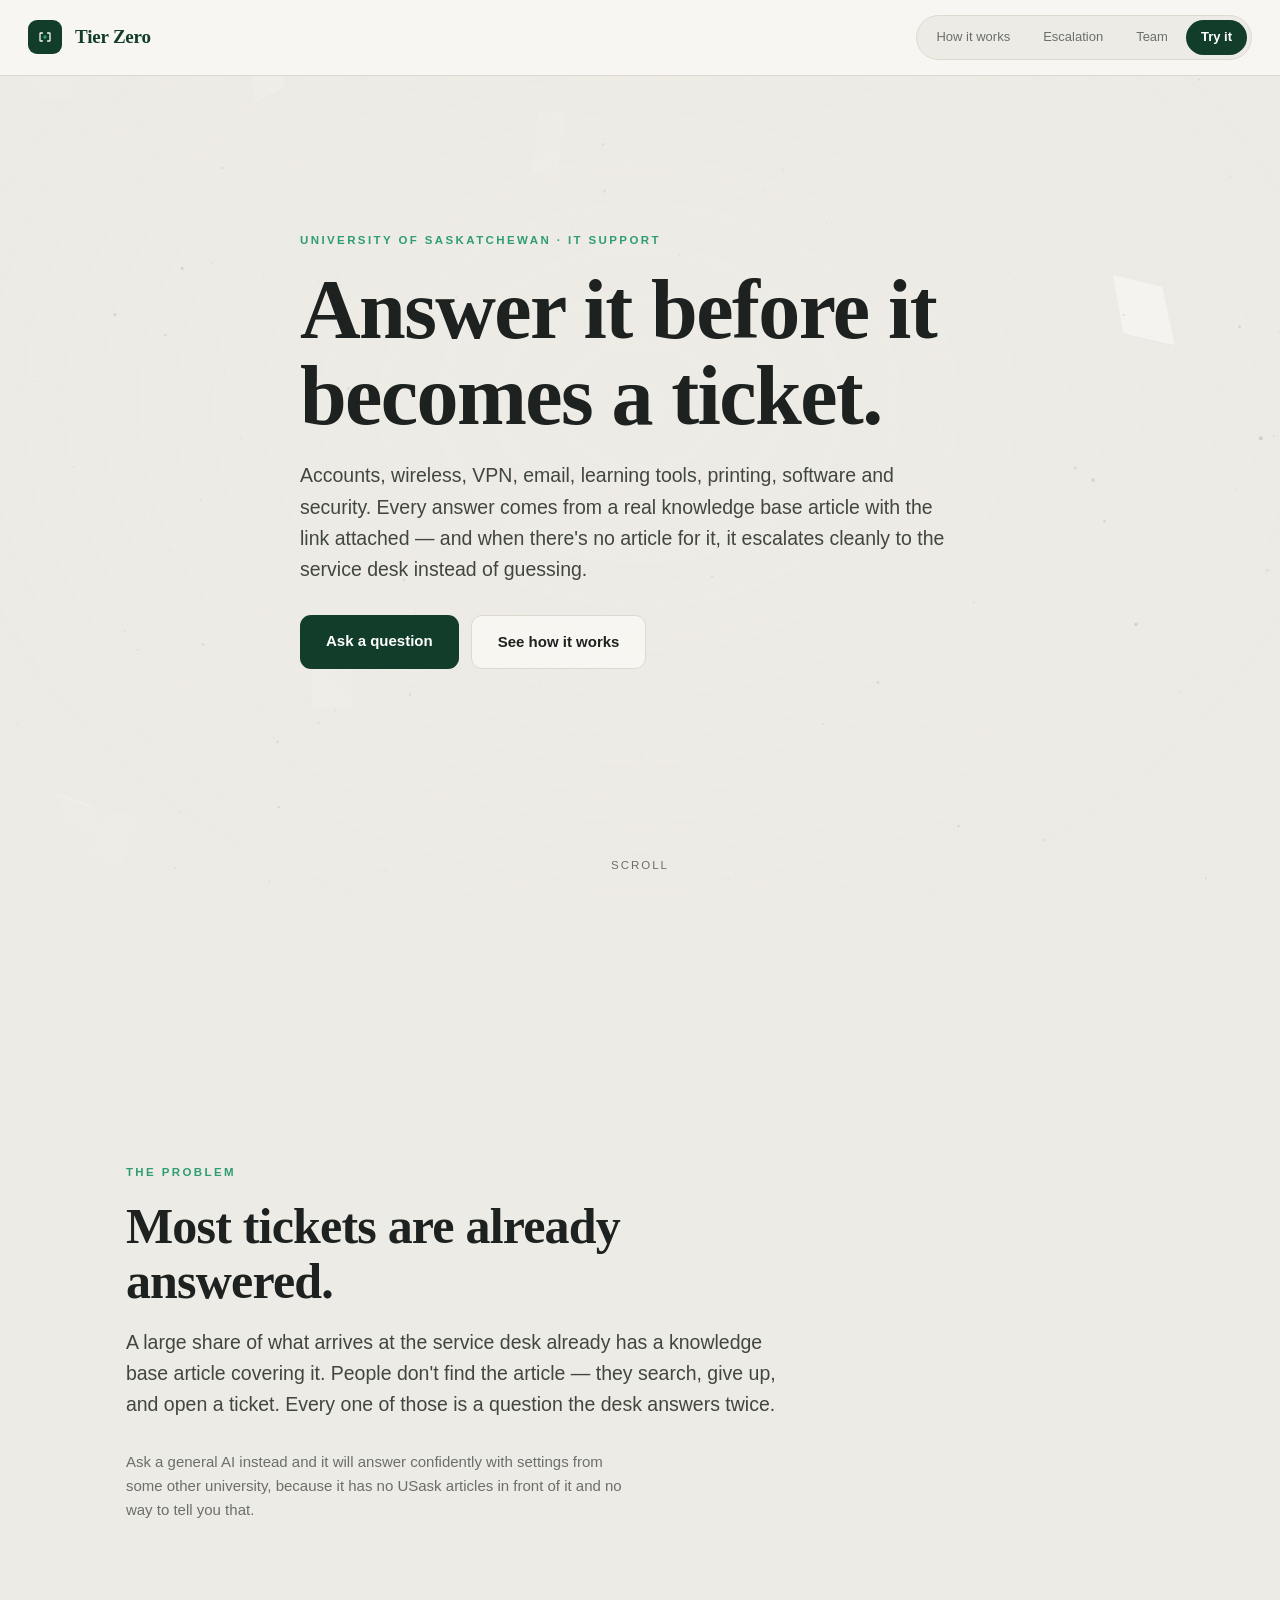
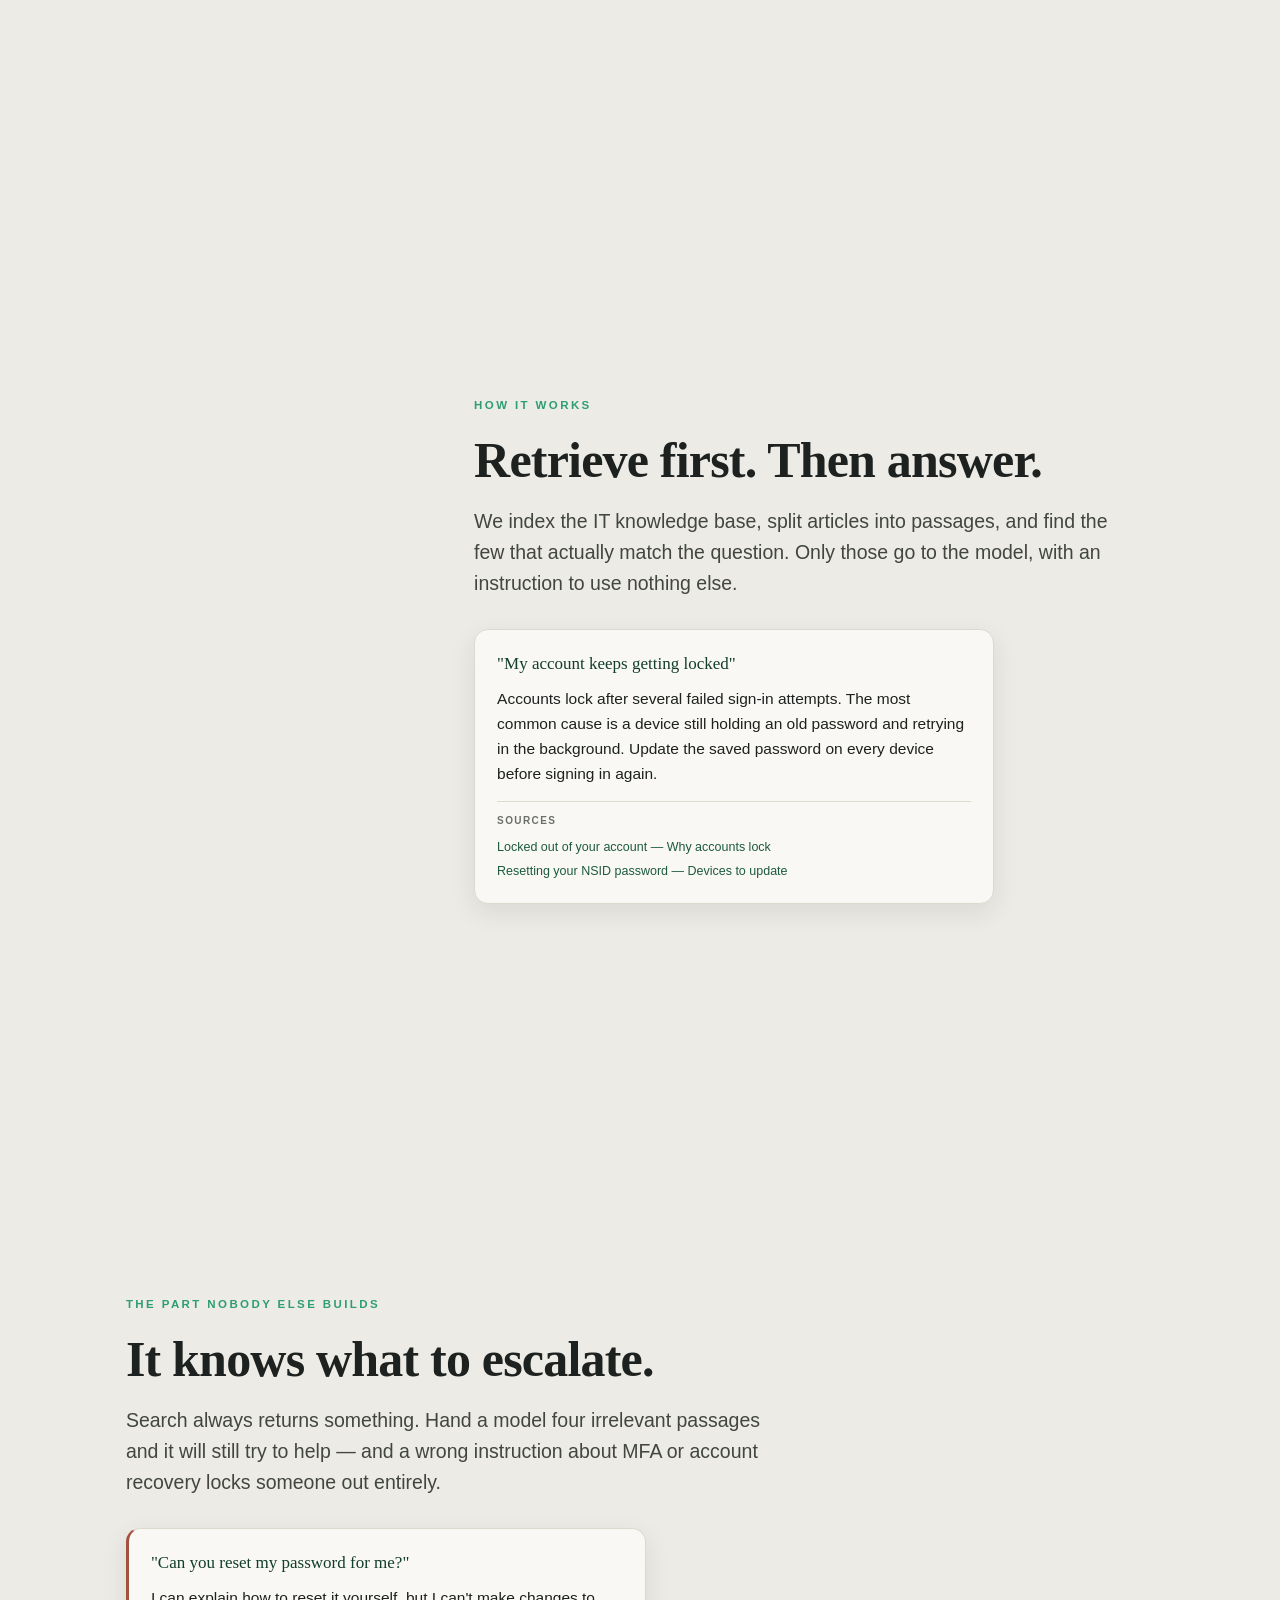
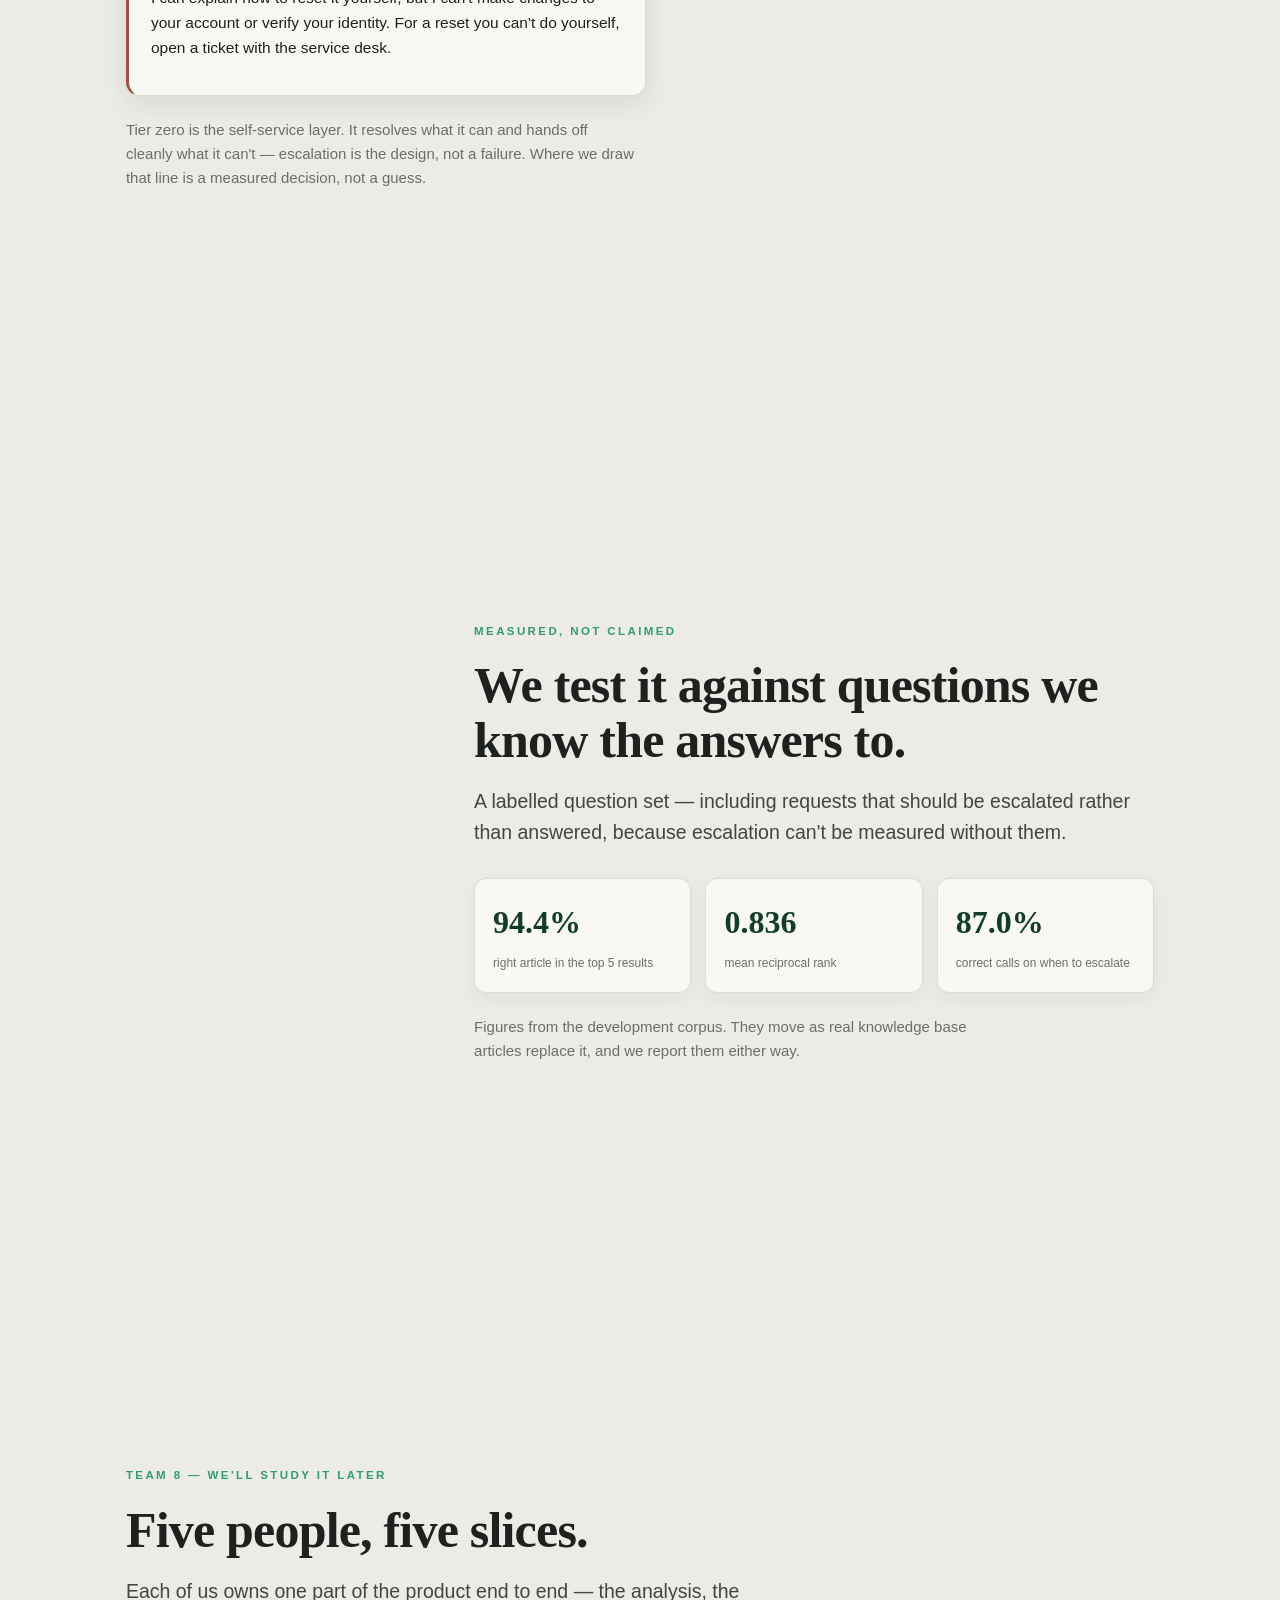
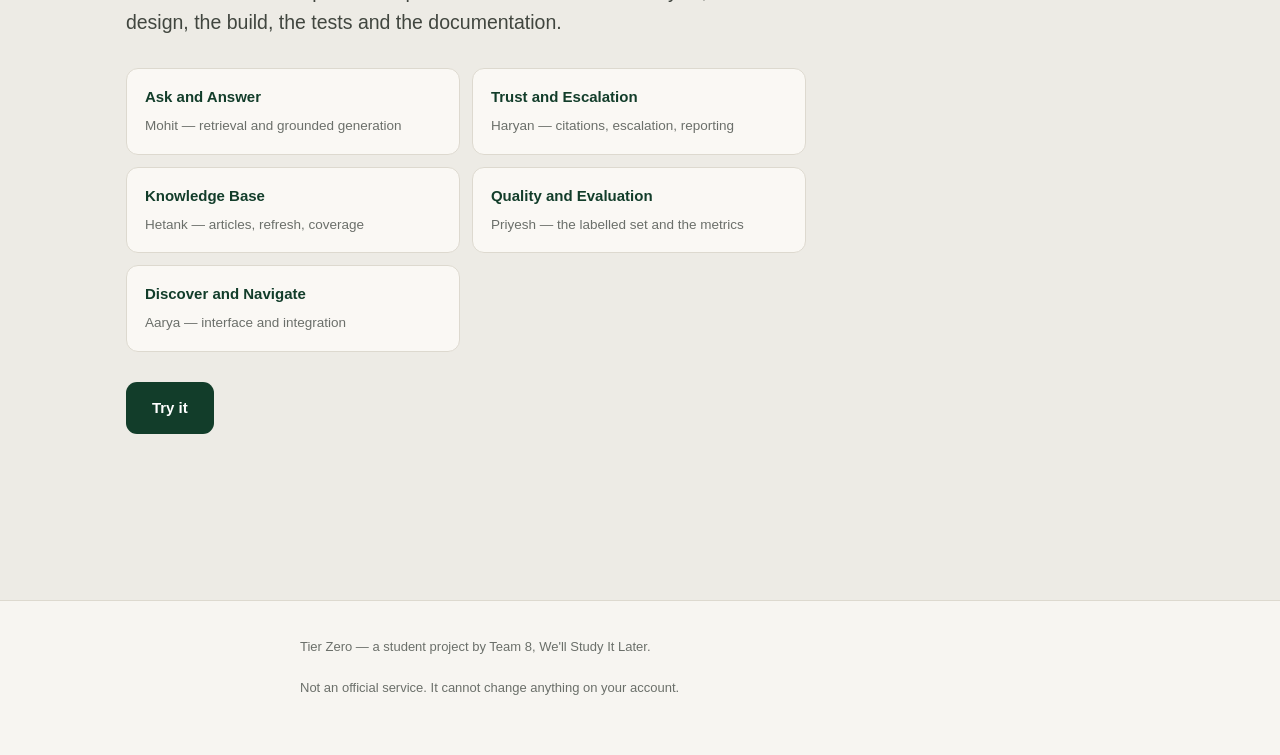
<file: site/index.html>
<!DOCTYPE html>
<html lang="en">
<head>
<meta charset="utf-8">
<meta name="viewport" content="width=device-width, initial-scale=1">
<title>Tier Zero — answer it before it becomes a ticket</title>
<meta name="description" content="A tier-zero IT support assistant for USask. Answers drawn only from the IT knowledge base, every article cited, and a clean escalation to the service desk when there is no article.">
<style>
:root{
  --green:#123d2a; --green-soft:#1c5a3e; --mint:#2f9e6f;
  --paper:#faf8f4; --canvas:#edebe5; --line:#ddd9cf;
  --ink:#1d211f; --muted:#6b6f6a; --rust:#a4503f;
}
*{box-sizing:border-box}
html{scroll-behavior:smooth}
body{
  margin:0; background:var(--canvas); color:var(--ink);
  font-family:-apple-system,BlinkMacSystemFont,"Segoe UI",Roboto,sans-serif;
  line-height:1.6; overflow-x:hidden;
}
/* the scene sits behind everything and never scrolls */
#scene{position:fixed; inset:0; z-index:0}
/* Lifts the copy off the scene without dimming the whole page. */
#veil{position:fixed; inset:0; z-index:1; pointer-events:none;
  background:radial-gradient(ellipse at 50% 45%, rgba(237,235,229,.84) 0%,
             rgba(237,235,229,.5) 45%, rgba(237,235,229,.12) 78%)}
main{position:relative; z-index:2}

.bar{position:fixed; top:0; left:0; right:0; z-index:5; display:flex; align-items:center;
  gap:13px; padding:15px 28px; backdrop-filter:blur(10px);
  background:rgba(250,248,244,.88); border-bottom:1px solid var(--line)}
.logo{width:34px;height:34px;border-radius:9px;background:var(--green);
  display:grid;place-items:center;flex:none}
.logo svg{width:20px;height:20px}
.bar b{font-family:Georgia,serif;font-size:19px;letter-spacing:-.2px;white-space:nowrap;color:var(--green)}
.bar nav{margin-left:auto;display:flex;gap:3px;background:var(--canvas);
  border:1px solid var(--line);border-radius:999px;padding:4px}
.bar nav a{color:var(--muted);text-decoration:none;font-size:13px;padding:7px 15px;
  border-radius:999px;transition:color .2s,background .2s}
.bar nav a:hover{color:var(--green)}
.bar nav a.cta{background:var(--green);color:#fff;font-weight:600}

section{min-height:100svh; display:flex; align-items:center; padding:120px 28px}
.col{max-width:680px; margin:0 auto; width:100%}
.col.right{margin-right:8%; margin-left:auto}
.col.left{margin-left:8%; margin-right:auto}

.kick{font-size:11.5px;letter-spacing:2.4px;color:var(--mint);font-weight:700;
  text-transform:uppercase;margin-bottom:18px}
h1{font-family:Georgia,serif;font-size:clamp(42px,7.5vw,84px);line-height:1.02;
  letter-spacing:-1.6px;margin:0 0 22px;font-weight:700;color:var(--ink)}
h2{font-family:Georgia,serif;font-size:clamp(30px,4.6vw,50px);line-height:1.1;
  letter-spacing:-.8px;margin:0 0 18px;font-weight:700;color:var(--ink)}
p.lead{font-size:clamp(16px,1.9vw,19.5px);color:#41463f;max-width:34em;margin:0 0 30px}
p.note{font-size:15px;color:var(--muted);max-width:34em}

.row{display:flex;gap:12px;flex-wrap:wrap}
.btn{display:inline-block;padding:14px 26px;border-radius:11px;text-decoration:none;
  font-size:15px;font-weight:600;transition:transform .15s,background .2s}
.btn.primary{background:var(--green);color:#fff}
.btn.primary:hover{background:var(--green-soft);transform:translateY(-2px)}
.btn.ghost{border:1px solid var(--line);color:var(--ink);background:rgba(250,248,244,.85)}
.btn.ghost:hover{border-color:var(--green);transform:translateY(-2px)}

/* answer card that assembles on the retrieval section */
.card{background:var(--paper);border:1px solid var(--line);border-radius:14px;
  padding:20px 22px;max-width:520px;box-shadow:0 8px 26px rgba(29,33,31,.09)}
.card .q{font-family:Georgia,serif;font-size:17px;color:var(--green);margin-bottom:10px}
.card .a{font-size:15.5px;color:var(--ink);margin-bottom:14px}
.card .src{border-top:1px solid var(--line);padding-top:11px;font-size:12.5px;color:var(--muted)}
.card .src b{display:block;letter-spacing:1.4px;font-size:10px;margin-bottom:6px}
.card .src span{display:block;color:var(--green-soft);padding:2px 0}
.card.refuse{border-left:3px solid var(--rust)}

.stats{display:grid;grid-template-columns:repeat(3,1fr);gap:14px;margin-top:30px}
.stats div{border:1px solid var(--line);border-radius:12px;padding:18px;
  background:var(--paper);box-shadow:0 6px 18px rgba(29,33,31,.05)}
.stats b{display:block;font-family:Georgia,serif;font-size:32px;color:var(--green)}
.stats span{font-size:12px;color:var(--muted)}

.grid{display:grid;grid-template-columns:1fr;gap:12px;margin-top:26px}
.tile{border:1px solid var(--line);border-radius:12px;padding:16px 18px;
  background:var(--paper)}
.tile strong{display:block;font-size:15px;color:var(--green);margin-bottom:3px}
.tile span{font-size:13.5px;color:var(--muted)}

footer{position:relative;z-index:2;border-top:1px solid var(--line);background:rgba(250,248,244,.75);padding:36px 28px 56px;
  font-size:13px;color:var(--muted)}
footer .col{display:flex;gap:20px;flex-wrap:wrap;align-items:baseline}

.hint{position:fixed;bottom:26px;left:50%;transform:translateX(-50%);z-index:5;
  font-size:11.5px;letter-spacing:2px;color:var(--muted);transition:opacity .4s}
.hint.gone{opacity:0}

@media (min-width:760px){ .grid{grid-template-columns:1fr 1fr} }
@media (max-width:700px){
  section{padding:96px 20px}
  .col.left,.col.right{margin:0 auto}
  .stats{grid-template-columns:1fr}
  .bar{padding:12px 16px;gap:10px}
  .bar b{font-size:16px}
  /* On a phone the in-page links cost more room than they earn; the scroll
     does the same job. Keep only the action. */
  .bar nav a:not(.cta){display:none}
  .bar nav a.cta{padding:9px 16px;font-size:13px}
}

/* Anyone who asks for less motion gets a static scene and no parallax. */
@media (prefers-reduced-motion:reduce){ html{scroll-behavior:auto} }
</style>
</head>
<body>

<canvas id="scene"></canvas>
<div id="veil"></div>

<div class="bar">
  <div class="logo">
    <svg viewBox="0 0 200 200" xmlns="http://www.w3.org/2000/svg" aria-hidden="true">
      <path d="M74 60 H56 A6 6 0 0 0 50 66 V134 A6 6 0 0 0 56 140 H74" fill="none"
            stroke="#faf8f4" stroke-width="13" stroke-linecap="round"/>
      <path d="M126 60 H144 A6 6 0 0 1 150 66 V134 A6 6 0 0 1 144 140 H126" fill="none"
            stroke="#faf8f4" stroke-width="13" stroke-linecap="round"/>
      <circle cx="100" cy="100" r="17" fill="#2f9e6f"/>
    </svg>
  </div>
  <b>Tier Zero</b>
  <nav>
    <a href="#how">How it works</a>
    <a href="#refuse">Escalation</a>
    <a href="#team">Team</a>
    <a href="/" class="cta">Try it</a>
  </nav>
</div>

<main>

<section id="hero">
  <div class="col">
    <div class="kick">University of Saskatchewan · IT support</div>
    <h1>Answer it before it<br>becomes a ticket.</h1>
    <p class="lead">Accounts, wireless, VPN, email, learning tools, printing, software
    and security. Every answer comes from a real knowledge base article with the link
    attached — and when there's no article for it, it escalates cleanly to the service
    desk instead of guessing.</p>
    <div class="row">
      <a class="btn primary" href="/">Ask a question</a>
      <a class="btn ghost" href="#how">See how it works</a>
    </div>
  </div>
</section>

<section id="problem">
  <div class="col left">
    <div class="kick">The problem</div>
    <h2>Most tickets are already answered.</h2>
    <p class="lead">A large share of what arrives at the service desk already has a
    knowledge base article covering it. People don't find the article — they search,
    give up, and open a ticket. Every one of those is a question the desk answers
    twice.</p>
    <p class="note">Ask a general AI instead and it will answer confidently with settings
    from some other university, because it has no USask articles in front of it and no
    way to tell you that.</p>
  </div>
</section>

<section id="how">
  <div class="col right">
    <div class="kick">How it works</div>
    <h2>Retrieve first. Then answer.</h2>
    <p class="lead">We index the IT knowledge base, split articles into passages, and
    find the few that actually match the question. Only those go to the model, with an
    instruction to use nothing else.</p>
    <div class="card">
      <div class="q">"My account keeps getting locked"</div>
      <div class="a">Accounts lock after several failed sign-in attempts. The most common
      cause is a device still holding an old password and retrying in the background.
      Update the saved password on every device before signing in again.</div>
      <div class="src"><b>SOURCES</b>
        <span>Locked out of your account — Why accounts lock</span>
        <span>Resetting your NSID password — Devices to update</span>
      </div>
    </div>
  </div>
</section>

<section id="refuse">
  <div class="col left">
    <div class="kick">The part nobody else builds</div>
    <h2>It knows what to escalate.</h2>
    <p class="lead">Search always returns something. Hand a model four irrelevant
    passages and it will still try to help — and a wrong instruction about MFA or
    account recovery locks someone out entirely.</p>
    <div class="card refuse">
      <div class="q">"Can you reset my password for me?"</div>
      <div class="a">I can explain how to reset it yourself, but I can't make changes to
      your account or verify your identity. For a reset you can't do yourself, open a
      ticket with the service desk.</div>
    </div>
    <p class="note" style="margin-top:22px">Tier zero is the self-service layer. It
    resolves what it can and hands off cleanly what it can't — escalation is the design,
    not a failure. Where we draw that line is a measured decision, not a guess.</p>
  </div>
</section>

<section id="measured">
  <div class="col right">
    <div class="kick">Measured, not claimed</div>
    <h2>We test it against questions we know the answers to.</h2>
    <p class="lead">A labelled question set — including requests that should be escalated
    rather than answered, because escalation can't be measured without them.</p>
    <div class="stats">
      <div><b>94.4%</b><span>right article in the top 5 results</span></div>
      <div><b>0.836</b><span>mean reciprocal rank</span></div>
      <div><b>87.0%</b><span>correct calls on when to escalate</span></div>
    </div>
    <p class="note" style="margin-top:22px">Figures from the development corpus. They
    move as real knowledge base articles replace it, and we report them either way.</p>
  </div>
</section>

<section id="team">
  <div class="col left">
    <div class="kick">Team 8 — We'll Study It Later</div>
    <h2>Five people, five slices.</h2>
    <p class="lead">Each of us owns one part of the product end to end — the analysis,
    the design, the build, the tests and the documentation.</p>
    <div class="grid">
      <div class="tile"><strong>Ask and Answer</strong><span>Mohit — retrieval and grounded generation</span></div>
      <div class="tile"><strong>Trust and Escalation</strong><span>Haryan — citations, escalation, reporting</span></div>
      <div class="tile"><strong>Knowledge Base</strong><span>Hetank — articles, refresh, coverage</span></div>
      <div class="tile"><strong>Quality and Evaluation</strong><span>Priyesh — the labelled set and the metrics</span></div>
      <div class="tile"><strong>Discover and Navigate</strong><span>Aarya — interface and integration</span></div>
    </div>
    <div class="row" style="margin-top:30px">
      <a class="btn primary" href="/">Try it</a>
    </div>
  </div>
</section>

</main>

<footer>
  <div class="col">
    <span>Tier Zero — a student project by Team 8, We'll Study It Later.</span>
    <span>Not an official service. It cannot change anything on your account.</span>
  </div>
</footer>

<div class="hint" id="hint">SCROLL</div>

<script type="module">
// Resolve the vendored copy whether this page is opened directly from
// site/ or served by Flask at /landing.
const VENDOR = location.pathname.includes('/landing')
  ? '/landing/vendor/three.module.min.js' : './vendor/three.module.min.js';
const THREE = await import(VENDOR);

const canvas = document.getElementById('scene');
const reduced = window.matchMedia('(prefers-reduced-motion: reduce)').matches;

const renderer = new THREE.WebGLRenderer({ canvas, antialias: true });
renderer.setPixelRatio(Math.min(devicePixelRatio, 2));
renderer.setSize(innerWidth, innerHeight);

const CREAM = 0xedebe5;
const scene = new THREE.Scene();
scene.background = new THREE.Color(CREAM);
scene.fog = new THREE.Fog(CREAM, 14, 42);

const camera = new THREE.PerspectiveCamera(52, innerWidth / innerHeight, 0.1, 100);
camera.position.set(0, 0, 13);

scene.add(new THREE.AmbientLight(0xffffff, 1.5));
scene.add(new THREE.HemisphereLight(0xffffff, 0xcfd6cc, 1.0));
const key = new THREE.DirectionalLight(0xffffff, 1.5);
key.position.set(5, 8, 9);
scene.add(key);
const fill = new THREE.DirectionalLight(0xd9efe2, 0.7);
fill.position.set(-7, -3, 5);
scene.add(fill);

/* ----------------------------------------------------------------------
   Each card is one passage from the knowledge base. They drift scattered,
   a few light up and converge when the question is asked, then everything
   pulls away again for the refusal section. The motion is the product.
---------------------------------------------------------------------- */
const COUNT = 46;
const CHOSEN = [3, 11, 19, 27];        // the passages that "match" the question
const cards = [];
const geo = new THREE.BoxGeometry(1.5, 1.95, 0.045);

function rand(a, b) { return a + Math.random() * (b - a); }

for (let i = 0; i < COUNT; i++) {
  const picked = CHOSEN.includes(i);
  const mat = new THREE.MeshStandardMaterial({
    color: picked ? 0xffffff : 0xfaf8f4,
    roughness: 0.78, metalness: 0.0,
    emissive: new THREE.Color(0x123d2a), emissiveIntensity: 0,
    transparent: true, opacity: 0.95,
  });
  const mesh = new THREE.Mesh(geo, mat);

  // scattered shell around the camera's forward axis
  const scatter = new THREE.Vector3(
    rand(-13, 13),
    rand(-8, 8),
    rand(-16, 3)
  );
  // where it goes when the answer assembles
  const ang = (CHOSEN.indexOf(i) / CHOSEN.length) * Math.PI * 2;
  // Sit the matched passages left of centre and behind the plane of the copy,
  // so they read as "these are the sources" without fighting the headline.
  const focus = picked
    ? new THREE.Vector3(-5.2 + Math.cos(ang) * 2.2, Math.sin(ang) * 2.0, -0.6)
    : scatter.clone().multiplyScalar(1.85);

  mesh.position.copy(scatter);
  mesh.rotation.set(rand(-0.6, 0.6), rand(-0.9, 0.9), rand(-0.35, 0.35));

  cards.push({
    mesh, picked,
    scatter, focus,
    spread: scatter.clone().multiplyScalar(2.5),
    spin: new THREE.Vector3(rand(-0.1, 0.1), rand(-0.14, 0.14), rand(-0.06, 0.06)),
    phase: rand(0, Math.PI * 2),
    baseColor: new THREE.Color(picked ? 0xffffff : 0xfaf8f4),
    litColor: new THREE.Color(0x1c5a3e),
  });
  scene.add(mesh);
}

/* A faint constellation behind the cards: the rest of the corpus. */
const dustGeo = new THREE.BufferGeometry();
const dustN = 900, dustPos = new Float32Array(dustN * 3);
for (let i = 0; i < dustN; i++) {
  dustPos[i * 3]     = rand(-30, 30);
  dustPos[i * 3 + 1] = rand(-20, 20);
  dustPos[i * 3 + 2] = rand(-40, 6);
}
dustGeo.setAttribute('position', new THREE.BufferAttribute(dustPos, 3));
const dust = new THREE.Points(dustGeo, new THREE.PointsMaterial({
  color: 0x9ab5a6, size: 0.075, transparent: true, opacity: 0.55, sizeAttenuation: true,
}));
scene.add(dust);

/* ---------------------------------------------------------------- scroll */
let progress = 0, target = 0;
const pointer = { x: 0, y: 0, tx: 0, ty: 0 };

function readScroll() {
  const max = document.body.scrollHeight - innerHeight;
  target = max > 0 ? Math.min(scrollY / max, 1) : 0;
  document.getElementById('hint').classList.toggle('gone', scrollY > 80);
}
addEventListener('scroll', readScroll, { passive: true });
readScroll();

if (!reduced) {
  addEventListener('pointermove', e => {
    pointer.tx = (e.clientX / innerWidth - 0.5) * 2;
    pointer.ty = (e.clientY / innerHeight - 0.5) * 2;
  }, { passive: true });
}

addEventListener('resize', () => {
  camera.aspect = innerWidth / innerHeight;
  camera.updateProjectionMatrix();
  renderer.setSize(innerWidth, innerHeight);
  readScroll();
});

const lerp = (a, b, t) => a + (b - a) * t;
function ramp(p, a, b) { return Math.min(Math.max((p - a) / (b - a), 0), 1); }
function ease(t) { return t < 0.5 ? 2 * t * t : 1 - Math.pow(-2 * t + 2, 2) / 2; }

const tmp = new THREE.Vector3();
const clock = new THREE.Clock();

function frame() {
  const t = clock.getElapsedTime();
  progress = lerp(progress, target, reduced ? 1 : 0.075);

  // Five sections: hero, problem, how, refuse, measured, team.
  // Six sections, so each occupies roughly a sixth of the scroll. Each ramp
  // finishes just before its section reaches the middle of the viewport,
  // otherwise the motion is still mid-transition when you stop to read.
  const scatterOut = ease(ramp(progress, 0.04, 0.18));   // problem: fly apart
  const converge   = ease(ramp(progress, 0.25, 0.37));   // how: the matches gather
  const release    = ease(ramp(progress, 0.48, 0.60));   // refuse: pull back out
  const settle     = ease(ramp(progress, 0.72, 0.92));   // team: calm drift

  for (const c of cards) {
    // base position moves scatter -> spread -> focus -> spread -> scatter
    tmp.copy(c.scatter).lerp(c.spread, scatterOut);
    if (c.picked) tmp.lerp(c.focus, converge);
    tmp.lerp(c.spread, release * (c.picked ? 0.9 : 0.35));
    tmp.lerp(c.scatter, settle * 0.5);

    if (!reduced) {
      tmp.y += Math.sin(t * 0.5 + c.phase) * 0.22;
      tmp.x += Math.cos(t * 0.37 + c.phase) * 0.16;
    }
    c.mesh.position.lerp(tmp, 0.16);

    if (!reduced) {
      c.mesh.rotation.x += c.spin.x * 0.004;
      c.mesh.rotation.y += c.spin.y * 0.004;
    }
    // matched passages face the camera as they converge
    if (c.picked) {
      c.mesh.rotation.x = lerp(c.mesh.rotation.x, 0, converge * 0.12);
      c.mesh.rotation.y = lerp(c.mesh.rotation.y, 0, converge * 0.12);
      // On cream a glow reads as washed out. Turning the matched passages green
      // is what makes them legible as "selected".
      const lit = converge * (1 - release);
      c.mesh.material.color.copy(c.baseColor).lerp(c.litColor, lit);
      c.mesh.material.emissiveIntensity = lit * 0.25;
      c.mesh.material.opacity = 0.95;
    } else {
      c.mesh.material.opacity = 0.95 - scatterOut * 0.3 - converge * 0.25;
    }
  }

  dust.rotation.y = t * 0.012;
  dust.material.opacity = 0.55 - converge * 0.3;

  if (!reduced) {
    pointer.x = lerp(pointer.x, pointer.tx, 0.045);
    pointer.y = lerp(pointer.y, pointer.ty, 0.045);
  }
  camera.position.x = lerp(camera.position.x, pointer.x * 1.3, 0.06);
  camera.position.y = lerp(camera.position.y, -pointer.y * 0.9, 0.06);
  camera.position.z = lerp(camera.position.z, 13 - converge * 3.4 + release * 2.2, 0.05);
  camera.lookAt(0, 0, 0);

  renderer.render(scene, camera);
  requestAnimationFrame(frame);
}
frame();
</script>
</body>
</html>
</file>
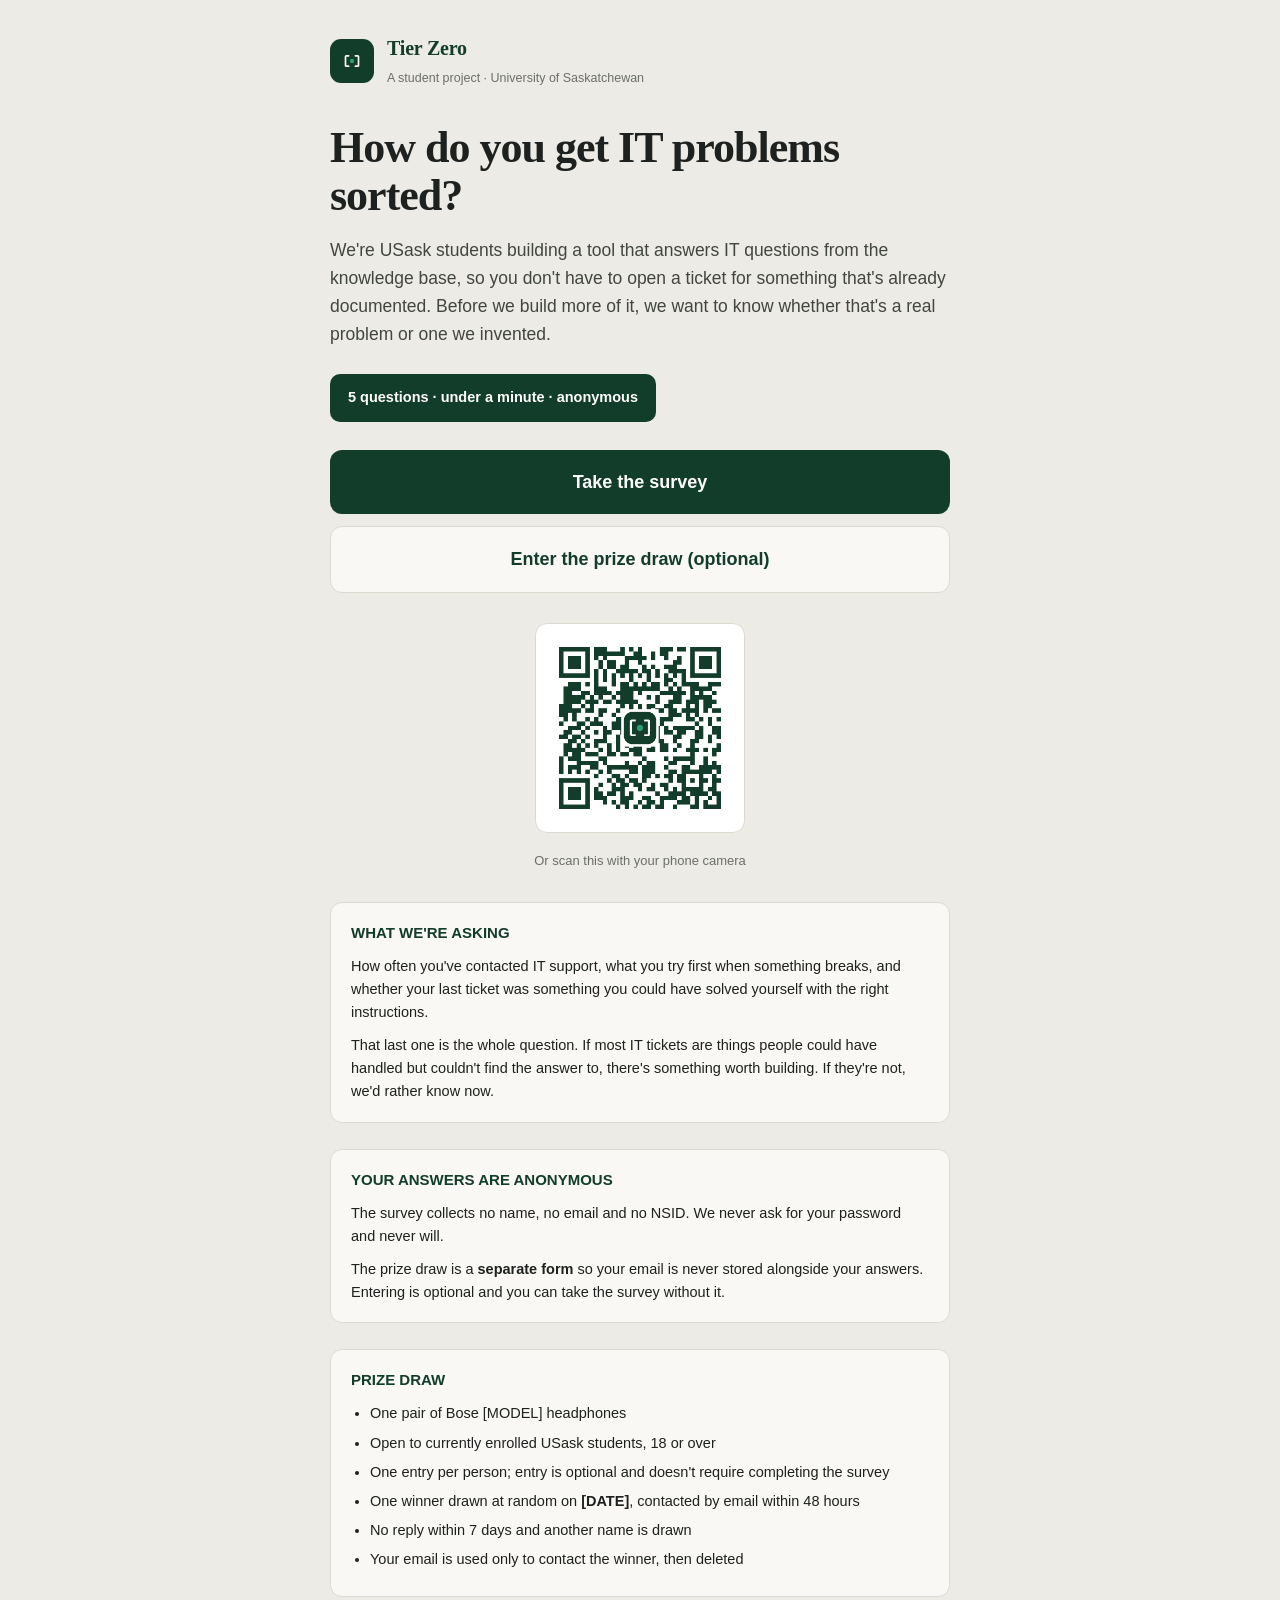
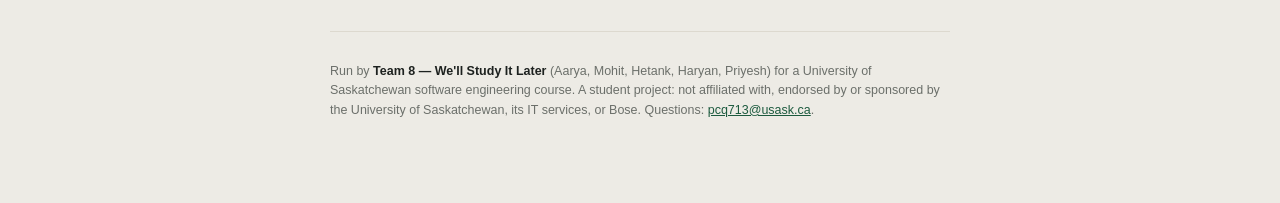
<file: site/survey.html>
<!DOCTYPE html>
<html lang="en">
<head>
<meta charset="utf-8">
<meta name="viewport" content="width=device-width, initial-scale=1">
<title>Help us fix IT support — 1 minute survey</title>
<meta name="description" content="A one-minute survey on how USask students get IT problems solved. Anonymous. Optional prize draw.">
<style>
:root{
  --green:#123d2a; --green-soft:#1c5a3e; --mint:#2f9e6f;
  --paper:#faf8f4; --canvas:#edebe5; --line:#ddd9cf;
  --ink:#1d211f; --muted:#6b6f6a;
}
*{box-sizing:border-box}
body{
  margin:0; background:var(--canvas); color:var(--ink); line-height:1.6;
  font-family:-apple-system,BlinkMacSystemFont,"Segoe UI",Roboto,sans-serif;
}
.wrap{max-width:660px;margin:0 auto;padding:32px 20px 70px}

header{display:flex;align-items:center;gap:13px;margin-bottom:34px}
.mark{width:44px;height:44px;border-radius:11px;background:var(--green);
  display:grid;place-items:center;flex:none}
.mark svg{width:26px;height:26px}
.brand strong{display:block;font-family:Georgia,serif;font-size:20px;color:var(--green);
  letter-spacing:-.2px}
.brand span{font-size:12.5px;color:var(--muted)}

h1{font-family:Georgia,serif;font-size:clamp(31px,6vw,44px);line-height:1.1;
  letter-spacing:-1px;margin:0 0 16px}
.lead{font-size:17.5px;color:#41463f;margin:0 0 26px}

.badge{display:inline-flex;gap:10px;flex-wrap:wrap;background:var(--green);color:#fff;
  border-radius:10px;padding:12px 18px;font-size:14.5px;font-weight:600;margin-bottom:28px}

.cta{display:block;text-align:center;background:var(--green);color:#fff;
  text-decoration:none;font-size:18px;font-weight:600;padding:18px;
  border-radius:12px;margin-bottom:12px}
.cta:hover{background:var(--green-soft)}
.cta.alt{background:var(--paper);color:var(--green);border:1px solid var(--line)}
.cta.alt:hover{border-color:var(--green)}

.card{background:var(--paper);border:1px solid var(--line);border-radius:12px;
  padding:18px 20px;margin:26px 0}
.card h2{font-size:15px;color:var(--green);margin:0 0 10px}
.card p{margin:0 0 10px;font-size:14.5px}
.card p:last-child{margin-bottom:0}
.card ul{margin:0;padding-left:19px;font-size:14.5px}
.card li{margin-bottom:6px}

.qr{text-align:center;margin:30px 0}
.qr img{width:210px;height:210px;border:1px solid var(--line);border-radius:12px;
  background:#fff;padding:10px}
.qr p{font-size:13px;color:var(--muted);margin-top:10px}

.fine{font-size:12.5px;color:var(--muted);line-height:1.55}
.fine strong{color:var(--ink)}
footer{margin-top:34px;padding-top:18px;border-top:1px solid var(--line)}

@media (max-width:480px){ .wrap{padding:22px 16px 56px} }
</style>
</head>
<body>
<div class="wrap">

<header>
  <div class="mark">
    <svg viewBox="0 0 200 200" xmlns="http://www.w3.org/2000/svg" aria-hidden="true">
      <path d="M74 60 H56 A6 6 0 0 0 50 66 V134 A6 6 0 0 0 56 140 H74" fill="none"
            stroke="#faf8f4" stroke-width="13" stroke-linecap="round"/>
      <path d="M126 60 H144 A6 6 0 0 1 150 66 V134 A6 6 0 0 1 144 140 H126" fill="none"
            stroke="#faf8f4" stroke-width="13" stroke-linecap="round"/>
      <circle cx="100" cy="100" r="17" fill="#2f9e6f"/>
    </svg>
  </div>
  <div class="brand">
    <strong>Tier Zero</strong>
    <span>A student project · University of Saskatchewan</span>
  </div>
</header>

<h1>How do you get IT problems sorted?</h1>

<p class="lead">We're USask students building a tool that answers IT questions from
the knowledge base, so you don't have to open a ticket for something that's already
documented. Before we build more of it, we want to know whether that's a real
problem or one we invented.</p>

<div class="badge">5 questions · under a minute · anonymous</div>

<!-- Replace both hrefs before sharing this page. -->
<a class="cta" href="REPLACE_WITH_SURVEY_LINK">Take the survey</a>
<a class="cta alt" href="REPLACE_WITH_DRAW_LINK">Enter the prize draw (optional)</a>

<div class="qr">
  <!-- Generated by scripts/make_qr.py -->
  <img src="survey-qr.png" alt="QR code linking to the survey">
  <p>Or scan this with your phone camera</p>
</div>

<div class="card">
  <h2>WHAT WE'RE ASKING</h2>
  <p>How often you've contacted IT support, what you try first when something
  breaks, and whether your last ticket was something you could have solved
  yourself with the right instructions.</p>
  <p>That last one is the whole question. If most IT tickets are things people
  could have handled but couldn't find the answer to, there's something worth
  building. If they're not, we'd rather know now.</p>
</div>

<div class="card">
  <h2>YOUR ANSWERS ARE ANONYMOUS</h2>
  <p>The survey collects no name, no email and no NSID. We never ask for your
  password and never will.</p>
  <p>The prize draw is a <strong>separate form</strong> so your email is never
  stored alongside your answers. Entering is optional and you can take the survey
  without it.</p>
</div>

<div class="card">
  <h2>PRIZE DRAW</h2>
  <ul>
    <li>One pair of Bose [MODEL] headphones</li>
    <li>Open to currently enrolled USask students, 18 or over</li>
    <li>One entry per person; entry is optional and doesn't require completing the survey</li>
    <li>One winner drawn at random on <strong>[DATE]</strong>, contacted by email within 48 hours</li>
    <li>No reply within 7 days and another name is drawn</li>
    <li>Your email is used only to contact the winner, then deleted</li>
  </ul>
</div>

<footer>
  <p class="fine">
    Run by <strong>Team 8 — We'll Study It Later</strong> (Aarya, Mohit, Hetank,
    Haryan, Priyesh) for a University of Saskatchewan software engineering course.
    A student project: not affiliated with, endorsed by or sponsored by the
    University of Saskatchewan, its IT services, or Bose. Questions:
    <a href="mailto:pcq713@usask.ca" style="color:var(--green-soft)">pcq713@usask.ca</a>.
  </p>
</footer>

</div>
</body>
</html>
</file>
